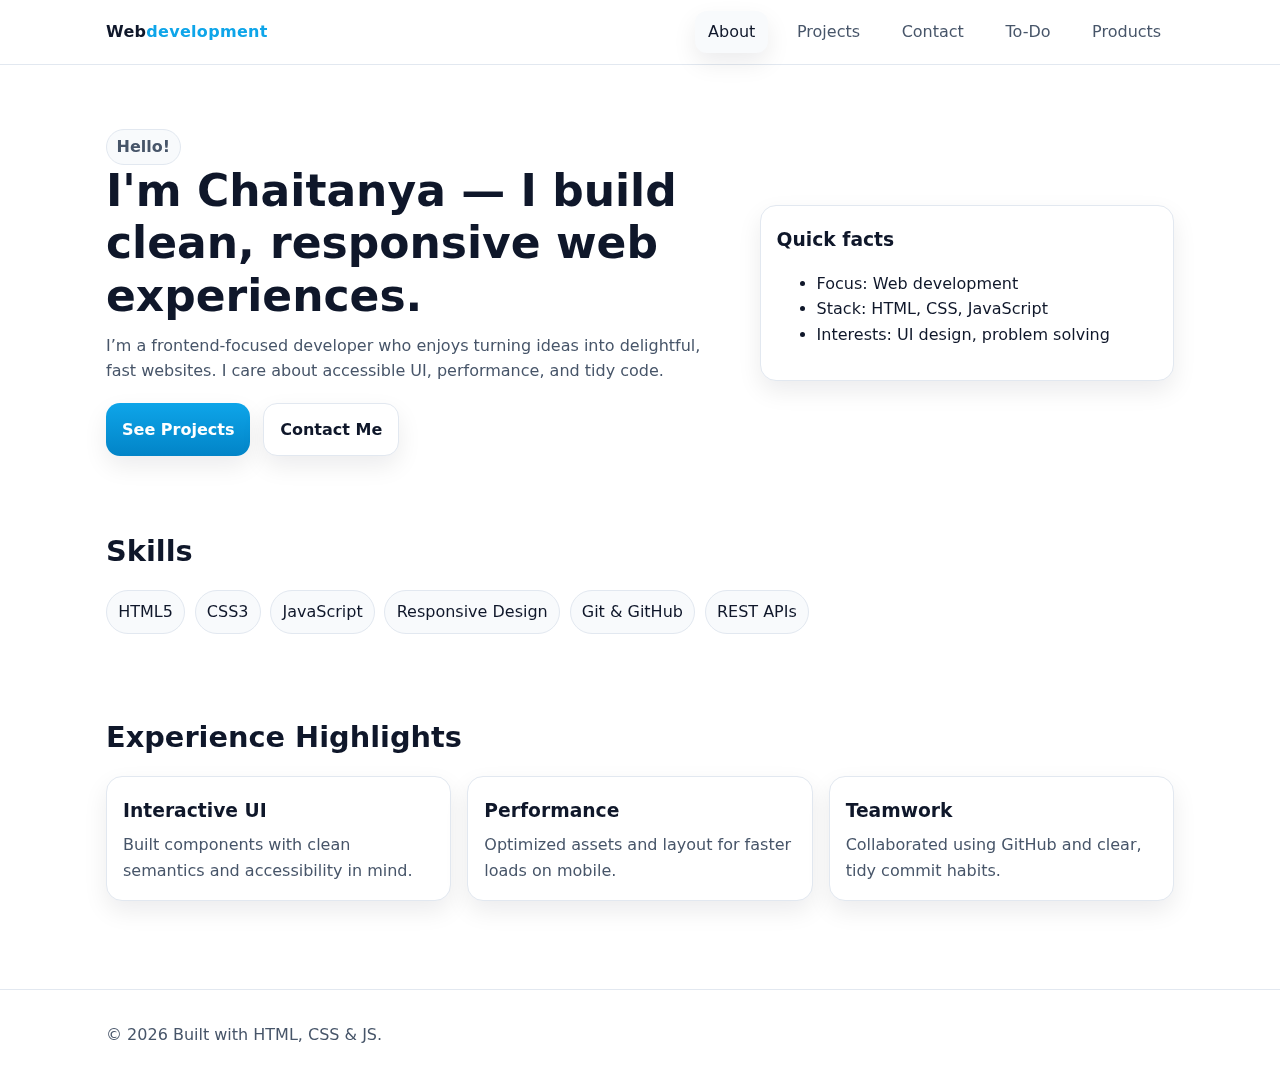
<file: index.html>
<!doctype html>
<html lang="en">
<head>
  <meta charset="utf-8">
  <meta name="viewport" content="width=device-width, initial-scale=1">
  <title>About • Portfolio</title>
  <link rel="stylesheet" href="style.css">
  <meta name="description" content="Personal portfolio — About, skills and experience.">
</head>
<body>
  
<header class="header">
  <div class="container nav">
    <div class="brand"><a href="index.html">Web<span>development</span></a></div>
    <nav>
      <button class="menu-btn" id="menuBtn" aria-label="Toggle Menu">☰</button>
      <div class="navlinks" id="navLinks">
        <a href="index.html">About</a>
        <a href="projects.html">Projects</a>
        <a href="contact.html">Contact</a>
        <a href="todo.html">To-Do</a>
        <a href="products.html">Products</a>
      </div>
    </nav>
  </div>
</header>

  <main class="container">
    <section class="hero">
      <div>
        <span class="badge">Hello!</span>
        <h1>I'm Chaitanya — I build clean, responsive web experiences.</h1>
        <p>I’m a frontend-focused developer who enjoys turning ideas into delightful, fast websites. I care about accessible UI, performance, and tidy code.</p>
        <div class="cta">
          <a class="btn primary" href="projects.html">See Projects</a>
          <a class="btn" href="contact.html">Contact Me</a>
        </div>
      </div>
      <div class="card">
        <h3>Quick facts</h3>
        <ul>
          <li>Focus: Web development</li>
          <li>Stack: HTML, CSS, JavaScript</li>
          <li>Interests: UI design, problem solving</li>
        </ul>
      </div>
    </section>

    <section class="section">
      <h2>Skills</h2>
      <div class="skills">
        <span class="skill">HTML5</span>
        <span class="skill">CSS3</span>
        <span class="skill">JavaScript</span>
        <span class="skill">Responsive Design</span>
        <span class="skill">Git & GitHub</span>
        <span class="skill">REST APIs</span>
      </div>
    </section>

    <section class="section">
      <h2>Experience Highlights</h2>
      <div class="grid cols-3">
        <article class="card">
          <h3>Interactive UI</h3>
          <p>Built components with clean semantics and accessibility in mind.</p>
        </article>
        <article class="card">
          <h3>Performance</h3>
          <p>Optimized assets and layout for faster loads on mobile.</p>
        </article>
        <article class="card">
          <h3>Teamwork</h3>
          <p>Collaborated using GitHub and clear, tidy commit habits.</p>
        </article>
      </div>
    </section>
  </main>
  
<footer class="footer">
  <div class="container">
    <div>© <span id="year"></span> Built with HTML, CSS & JS.</div>
  </div>
</footer>

  <script src="script.js"></script>
</body>
</html>
</file>
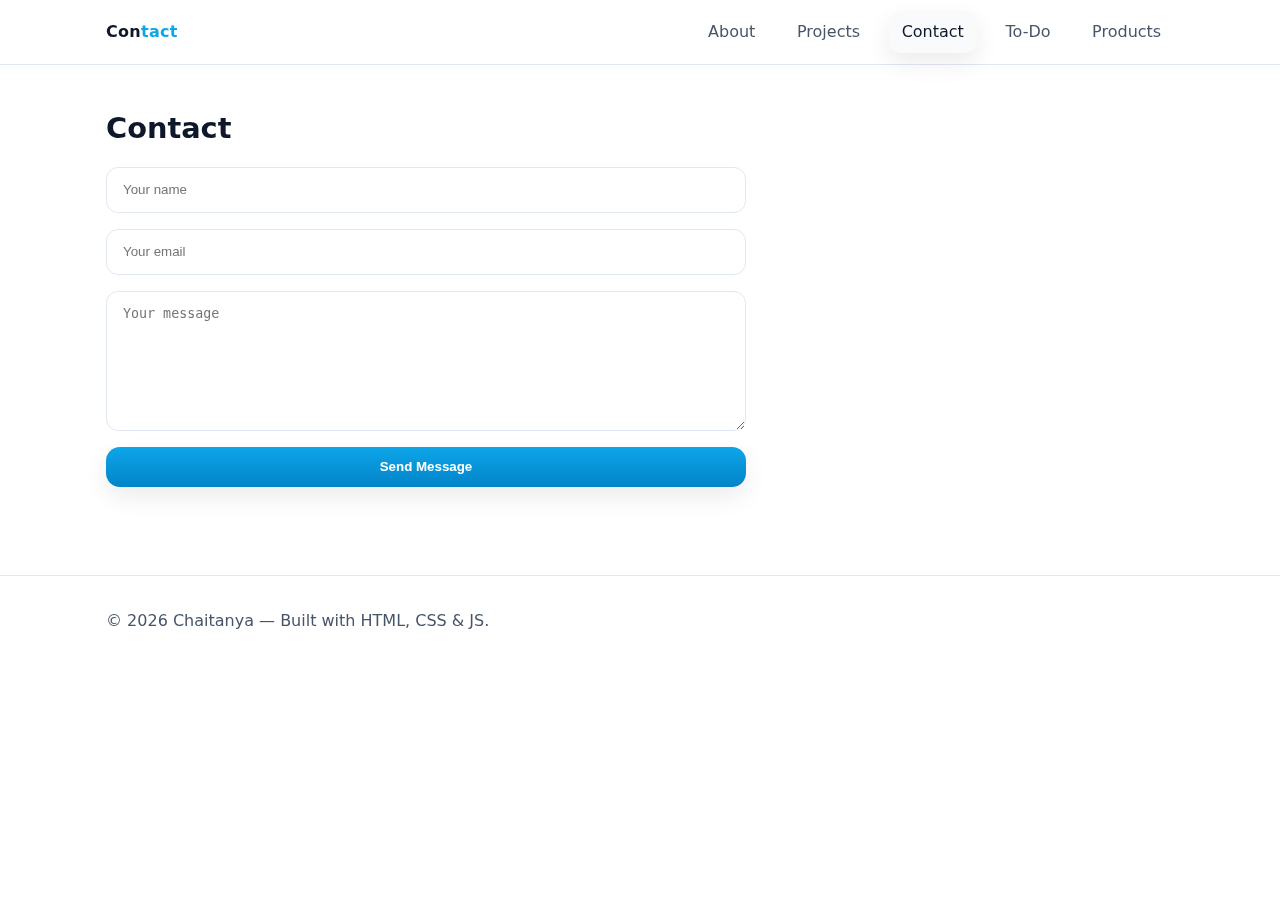
<file: contact.html>
<!doctype html>
<html lang="en">
<head>
  <meta charset="utf-8">
  <meta name="viewport" content="width=device-width, initial-scale=1">
  <title>Contact • Portfolio</title>
  <link rel="stylesheet" href="style.css">
  <meta name="description" content="Get in touch form with validation.">
</head>
<body>
  
<header class="header">
  <div class="container nav">
    <div class="brand"><a href="index.html">Con<span>tact</span></a></div>
    <nav>
      <button class="menu-btn" id="menuBtn" aria-label="Toggle Menu">☰</button>
      <div class="navlinks" id="navLinks">
        <a href="index.html">About</a>
        <a href="projects.html">Projects</a>
        <a href="contact.html">Contact</a>
        <a href="todo.html">To-Do</a>
        <a href="products.html">Products</a>
      </div>
    </nav>
  </div>
</header>

  <main class="container">
    <section class="section">
      <h2>Contact</h2>
      <form class="form" id="contactForm" novalidate>
        <input class="input" type="text" id="name" name="name" placeholder="Your name" required>
        <input class="input" type="email" id="email" name="email" placeholder="Your email" required>
        <textarea class="textarea" id="message" name="message" placeholder="Your message" required></textarea>
        <input class="btn primary" type="submit" value="Send Message">
        <p id="status" class="badge" style="display:none"></p>
      </form>
    </section>
  </main>
  
<footer class="footer">
  <div class="container">
    <div>© <span id="year"></span> Chaitanya — Built with HTML, CSS & JS.</div>
  </div>
</footer>

  <script src="script.js"></script>
</body>
</html>
</file>
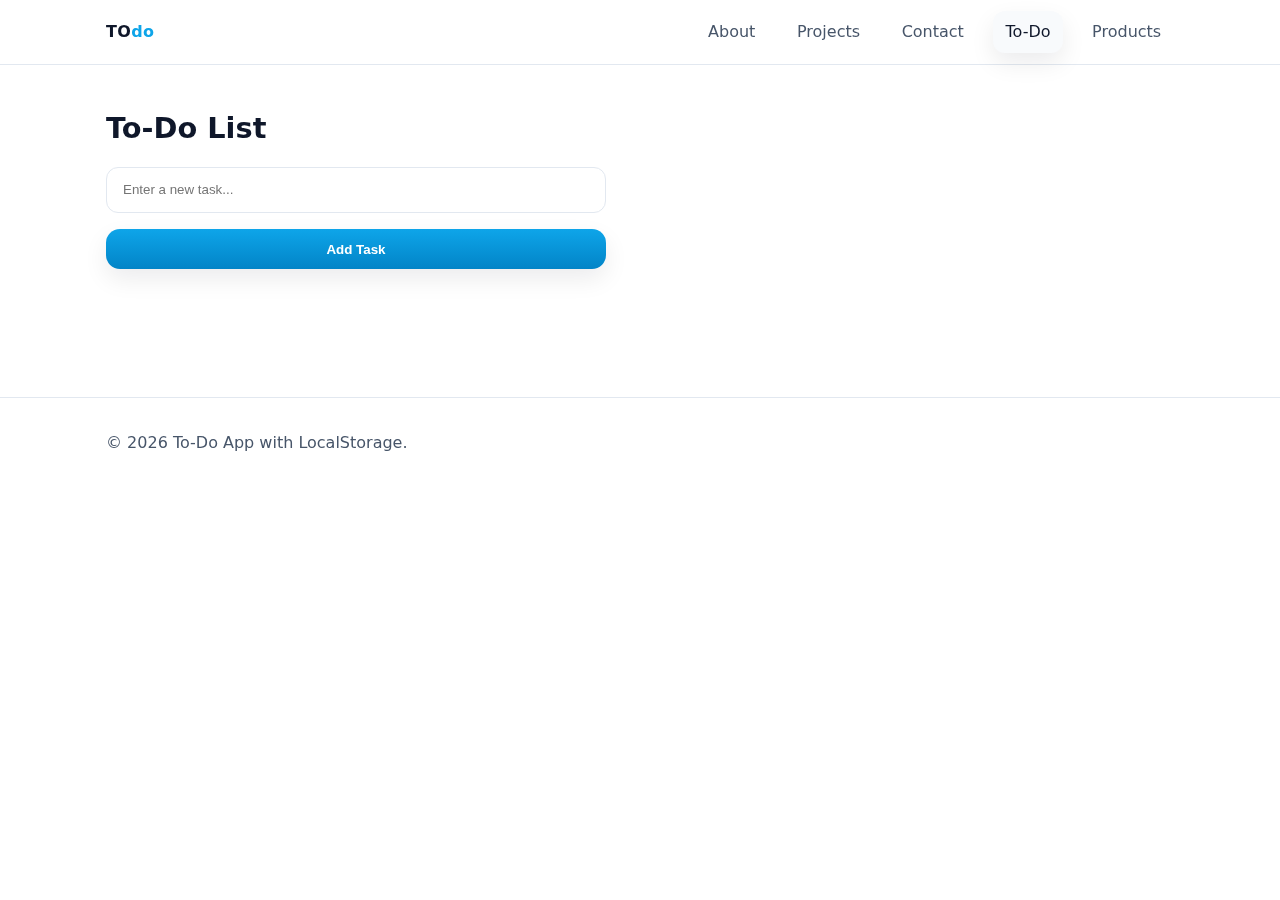
<file: todo.html>
<!doctype html>
<html lang="en">
<head>
  <meta charset="utf-8">
  <meta name="viewport" content="width=device-width, initial-scale=1">
  <title>To-Do List • Portfolio</title>
  <link rel="stylesheet" href="style.css">
  <meta name="description" content="To-Do list app with localStorage.">
</head>
<body>
  <header class="header">
    <div class="container nav">
      <div class="brand"><a href="index.html">TO<span>do</span></a></div>
      <nav>
        <button class="menu-btn" id="menuBtn" aria-label="Toggle Menu">☰</button>
        <div class="navlinks" id="navLinks">
          <a href="index.html">About</a>
          <a href="projects.html">Projects</a>
          <a href="contact.html">Contact</a>
          <a href="todo.html">To-Do</a>
        <a href="products.html">Products</a>
        </div>
      </nav>
    </div>
  </header>

  <main class="container">
    <section class="section">
      <h2>To-Do List</h2>
      <form id="todoForm" class="form" style="max-width:500px">
        <input class="input" type="text" id="todoInput" placeholder="Enter a new task..." required>
        <input class="btn primary" type="submit" value="Add Task">
      </form>
      <ul id="todoList" class="grid cols-1" style="margin-top:1.5rem;list-style:none;padding:0"></ul>
    </section>
  </main>

  <footer class="footer">
    <div class="container">
      <div>© <span id="year"></span> To-Do App with LocalStorage.</div>
    </div>
  </footer>
  <script src="script.js"></script>
</body>
</html>
</file>
<file: style.css>
:root{
  --bg:#ffffff;
  --text:#0f172a;
  --muted:#475569;
  --accent:#0ea5e9;
  --accent-2:#22c55e;
  --card:#f8fafc;
  --border:#e2e8f0;
  --shadow: 0 10px 25px rgba(2,6,23,.08);
  --radius:16px;
}

*{box-sizing:border-box}
html,body{margin:0;padding:0}
body{
  font-family: ui-sans-serif, system-ui, -apple-system, Segoe UI, Roboto, Helvetica, Arial;
  color:var(--text);
  background:var(--bg);
  line-height:1.6;
  -webkit-font-smoothing:antialiased;
  -moz-osx-font-smoothing:grayscale;
}
a{color:inherit;text-decoration:none}
img{max-width:100%;display:block}

.container{max-width:1100px;margin-inline:auto;padding:0 1rem}
.header{
  position:sticky;top:0;background:rgba(255,255,255,.9);
  backdrop-filter:saturate(140%) blur(8px);
  border-bottom:1px solid var(--border); z-index:50;
}
.nav{
  display:flex;align-items:center;justify-content:space-between;
  gap:1rem;height:64px;
}
.brand{font-weight:800;letter-spacing:.3px}
.brand span{color:var(--accent)}
.navlinks{display:flex;gap:1rem}
.navlinks a{
  padding:.5rem .8rem;border-radius:12px;color:var(--muted);
}
.navlinks a.active, .navlinks a:hover{
  color:var(--text);background:var(--card);
  box-shadow:var(--shadow);
}
.menu-btn{display:none;border:1px solid var(--border);border-radius:12px;padding:.4rem .6rem;background:#fff}

.hero{padding:4rem 0 2rem;display:grid;grid-template-columns:1.2fr .8fr;gap:2rem;align-items:center}
.hero h1{font-size:clamp(28px,4vw,44px);line-height:1.2;margin:0 0 .6rem}
.hero p{color:var(--muted);margin:0 0 1.2rem}
.cta{display:flex;gap:.8rem;flex-wrap:wrap}
.btn{
  display:inline-flex;align-items:center;gap:.5rem;
  padding:.8rem 1rem;border-radius:14px;border:1px solid var(--border);
  background:#fff;box-shadow:var(--shadow);font-weight:600;
}
.btn.primary{background:linear-gradient(180deg, var(--accent), #0284c7); color:#fff; border:none}
.badge{display:inline-block;background:var(--card);border:1px solid var(--border);padding:.25rem .6rem;border-radius:999px;color:var(--muted);font-weight:600}

.section{padding:2.5rem 0}
.section h2{font-size:1.8rem;margin:0 0 1rem}
.grid{display:grid;gap:1rem}
.grid.cols-3{grid-template-columns:repeat(3,1fr)}
.grid.cols-2{grid-template-columns:repeat(2,1fr)}

.card{
  background:#fff;border:1px solid var(--border);border-radius:var(--radius);
  box-shadow:var(--shadow);padding:1rem;
}
.card h3{margin:.2rem 0 .4rem}
.card p{color:var(--muted);margin:0}

.skills{display:flex;flex-wrap:wrap;gap:.6rem}
.skill{background:var(--card);border:1px solid var(--border);padding:.5rem .7rem;border-radius:999px}

.footer{border-top:1px solid var(--border);padding:2rem 0;color:var(--muted);margin-top:3rem}

.project-card img{border-radius:12px;border:1px solid var(--border);}
.project-card .tags{display:flex;gap:.4rem;flex-wrap:wrap;margin-top:.6rem}
.tag{font-size:.8rem;background:var(--card);border:1px solid var(--border);border-radius:999px;padding:.25rem .5rem;color:var(--muted)}

.form{display:grid;gap:1rem;max-width:640px}
.input, .textarea{
  width:100%;padding:.9rem 1rem;border-radius:12px;border:1px solid var(--border);background:#fff
}
.textarea{min-height:140px;resize:vertical}
input[type="submit"]{cursor:pointer}

@media (max-width: 900px){
  .hero{grid-template-columns:1fr}
  .grid.cols-3{grid-template-columns:repeat(2,1fr)}
}
@media (max-width: 640px){
  .navlinks{display:none;position:fixed;inset:64px 0 auto 0;background:#fff;border-bottom:1px solid var(--border);padding:1rem}
  .navlinks.open{display:flex;flex-direction:column}
  .menu-btn{display:inline-flex}
  .grid.cols-3{grid-template-columns:1fr}
  .grid.cols-2{grid-template-columns:1fr}
}
</file>
